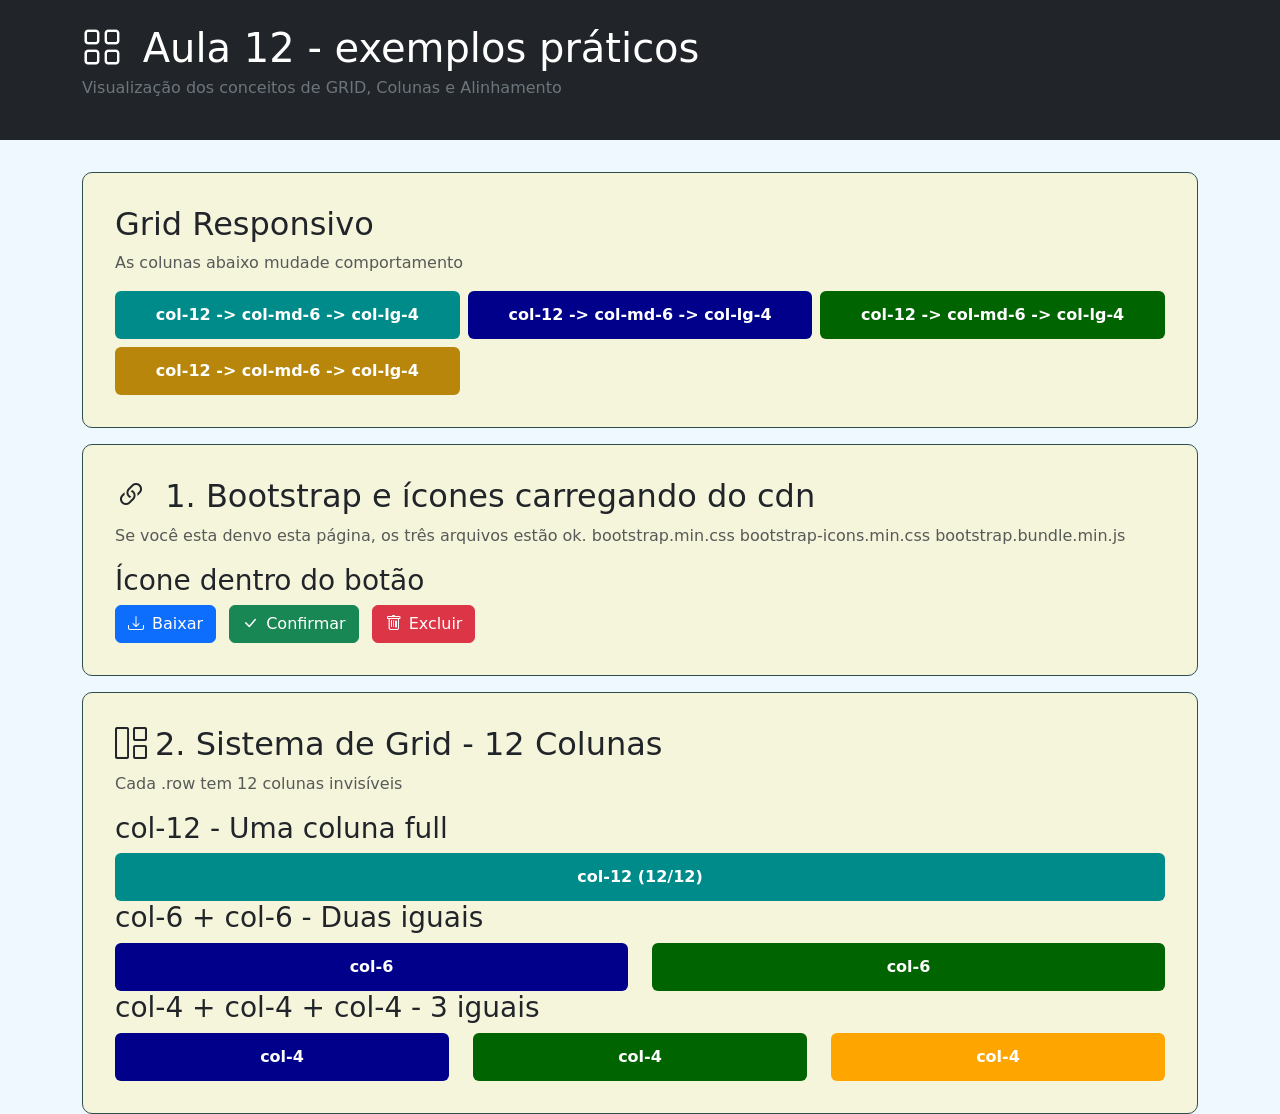
<file: Gabriell de araujo silva/bootstrap/index.html>
<!doctype html>
<html lang="en">
  <head>
    <meta charset="UTF-8" />
    <meta name="viewport" content="width=device-width, initial-scale=1.0" />
    <title>Aula 12</title>
    <!-- 1. Bootstrap CSS — deve vir no <head> -->
    <link
      rel="stylesheet"
      href="https://cdn.jsdelivr.net/npm/bootstrap@5.3.3/dist/css/bootstrap.min.css"
    />

    <!-- 2. Bootstrap Icons CSS — também no <head> -->
    <link
      rel="stylesheet"
      href="https://cdn.jsdelivr.net/npm/bootstrap-icons@1.11.3/font/bootstrap-icons.min.css"
    />
    <style>
      body {
        background-color: aliceblue;
      }

      .titulo-pagina {
        background-color: #212529;
        color: white;
        padding: 24px 32px;
        margin-bottom: 32px;
      }

      .secao {
        background-color: beige;
        border-radius: 10px;
        border: 1px solid darkslategray;
        padding: 32px;
      }

      .bloco {
        background-color: darkcyan;
        color: white;
        border-radius: 6px;
        padding: 12px 8px;
        text-align: center;
        font-weight: 600;
      }

      .bloco-azul {
        background-color: darkblue;
      }
      .bloco-verde {
        background-color: darkgreen;
      }
      .bloco-roxo {
        background-color: darkviolet;
      }
      .bloco-laranja {
        background-color: orange;
      }
      .bloco-rosa {
        background-color: darkmagenta;
      }
      .bloco-cinza {
        background-color: darkgrey;
      }
      .bloco-teal {
        background-color: teal;
      }
      .bloco-amarelo {
        background-color: darkgoldenrod;
      }
    </style>
  </head>
  <body>
    <div class="titulo-pagina">
      <div class="container">
        <h1 class="mb-1">
          <i class="bi bi-grid me-2"></i>
          Aula 12 - exemplos práticos
        </h1>
        <p class="text-secondary">
          Visualização dos conceitos de GRID, Colunas e Alinhamento
        </p>
      </div>
    </div>

    <div class="container">
      <div class="secao mb-3">
        <h2>Grid Responsivo</h2>
        <p class="text-muted">As colunas abaixo mudade comportamento</p>

        <div class="row g-2">
          <div class="col-12 col-md-6 col-lg-4">
            <div class="bloco">col-12 -> col-md-6 -> col-lg-4</div>
          </div>
          <div class="col-12 col-md-6 col-lg-4">
            <div class="bloco bloco-azul">col-12 -> col-md-6 -> col-lg-4</div>
          </div>
          <div class="col-12 col-md-6 col-lg-4">
            <div class="bloco bloco-verde">col-12 -> col-md-6 -> col-lg-4</div>
          </div>
          <div class="col-12 col-md-6 col-lg-4">
            <div class="bloco bloco-amarelo">
              col-12 -> col-md-6 -> col-lg-4
            </div>
          </div>
        </div>
      </div>

      <div class="secao">
        <h2>
          <i class="bi bi-link-45deg me-2"></i> 1. Bootstrap e ícones carregando
          do cdn
        </h2>
        <p class="text-muted">
          Se você esta denvo esta página, os três arquivos estão ok.
          <span>
            bootstrap.min.css bootstrap-icons.min.css
            bootstrap.bundle.min.js</span
          >
        </p>

        <h3>Ícone dentro do botão</h3>
        <button class="btn btn-primary me-2">
          <i class="bi bi-download me-2"></i>Baixar
        </button>
        <button class="btn btn-success me-2">
          <i class="bi bi-check-lg me-2"></i>Confirmar
        </button>
        <button class="btn btn-danger me-2">
          <i class="bi bi-trash me-2"></i>Excluir
        </button>
      </div>

      <div class="secao mt-3">
        <h2>
          <i class="bi bi-grid-1x2 me-2"></i>2. Sistema de Grid - 12 Colunas
        </h2>
        <p class="text-muted">Cada .row tem 12 colunas invisíveis</p>

        <h3>col-12 - Uma coluna full</h3>
        <div class="row">
          <div class="col-12">
            <div class="bloco">col-12 (12/12)</div>
          </div>
        </div>

        <h3>col-6 + col-6 - Duas iguais</h3>
        <div class="row">
          <div class="col-6"><div class="bloco bloco-azul">col-6</div></div>
          <div class="col-6"><div class="bloco bloco-verde">col-6</div></div>
        </div>

        <h3>col-4 + col-4 + col-4 - 3 iguais</h3>
        <div class="row">
          <div class="col-4"><div class="bloco bloco-azul">col-4</div></div>
          <div class="col-4"><div class="bloco bloco-verde">col-4</div></div>
          <div class="col-4"><div class="bloco bloco-laranja">col-4</div></div>
        </div>
      </div>
    </div>

    <script src="https://cdn.jsdelivr.net/npm/bootstrap@5.3.3/dist/js/bootstrap.bundle.min.js"></script>
  </body>
</html>
</file>
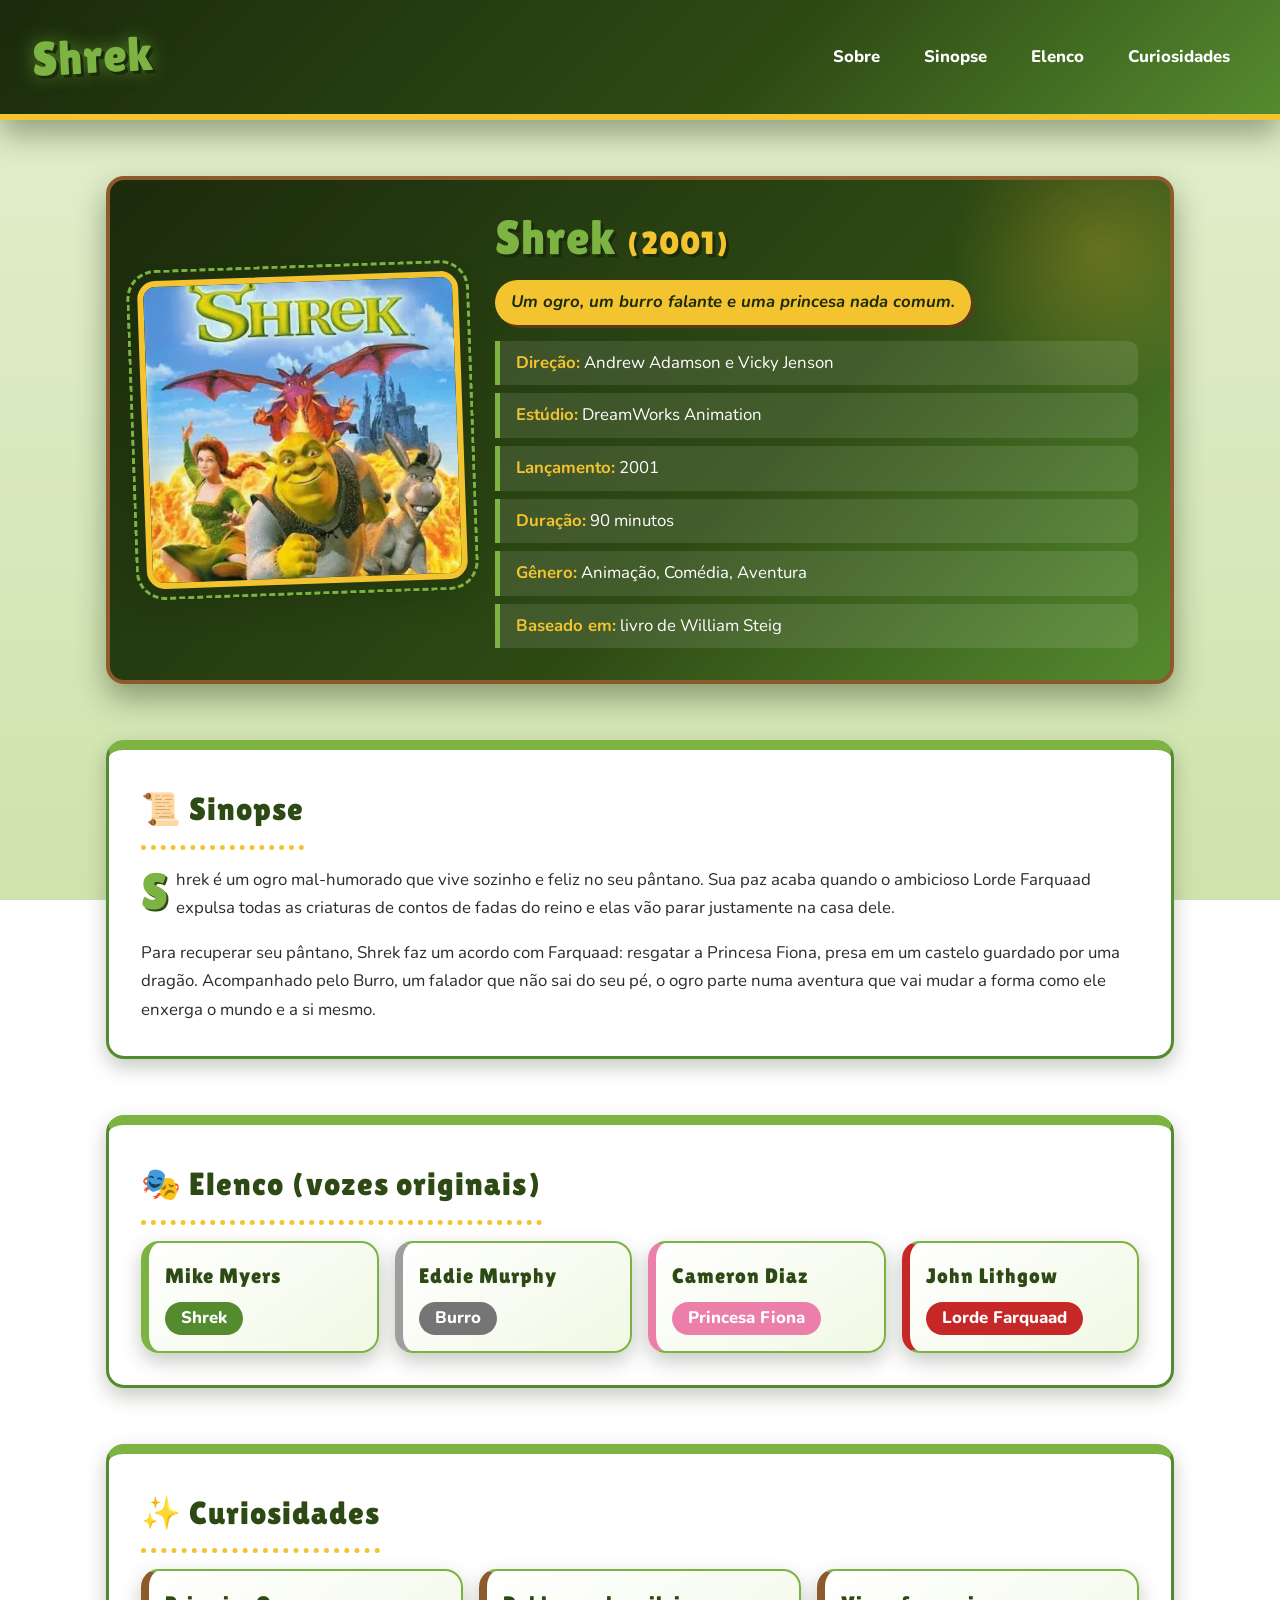
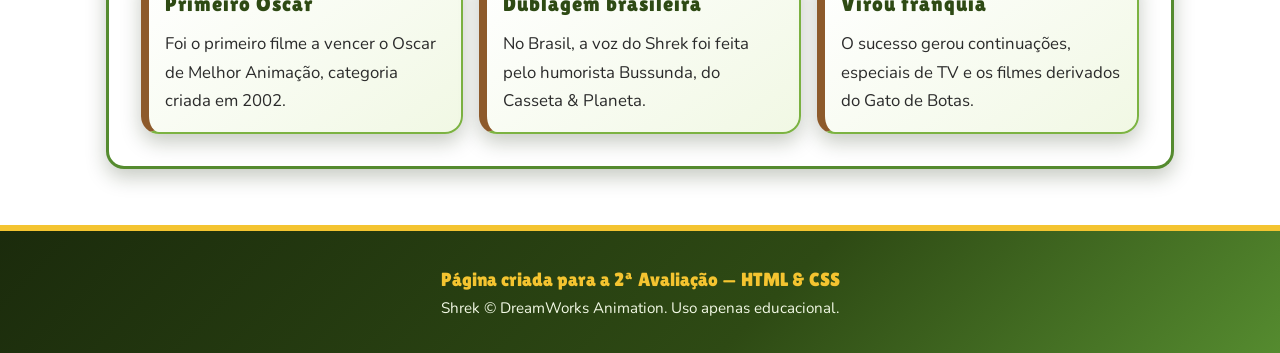
<file: Gustavo Rodrigues/atividade-filme/index.html>
<!DOCTYPE html>
<html lang="pt-BR">
<head>
    <meta charset="UTF-8">
    <meta name="viewport" content="width=device-width, initial-scale=1.0">
    <title>Shrek (2001) | Página do Filme</title>
    <link rel="stylesheet" href="estilo.css">
</head>
<body>

    <header class="cabecalho">
        <h1 class="logo">Shrek</h1>
        <nav class="menu">
            <ul>
                <li><a href="#sobre">Sobre</a></li>
                <li><a href="#sinopse">Sinopse</a></li>
                <li><a href="#elenco">Elenco</a></li>
                <li><a href="#curiosidades">Curiosidades</a></li>
            </ul>
        </nav>
    </header>

    <main>

        <section id="sobre" class="destaque">
            <figure class="capa">
                <img src="capa-shrek.jpg" alt="Capa do filme Shrek, de 2001">
            </figure>

            <article class="ficha">
                <h2>Shrek <span>(2001)</span></h2>
                <p class="slogan">Um ogro, um burro falante e uma princesa nada comum.</p>
                <ul class="ficha-lista">
                    <li><strong>Direção:</strong> Andrew Adamson e Vicky Jenson</li>
                    <li><strong>Estúdio:</strong> DreamWorks Animation</li>
                    <li><strong>Lançamento:</strong> 2001</li>
                    <li><strong>Duração:</strong> 90 minutos</li>
                    <li><strong>Gênero:</strong> Animação, Comédia, Aventura</li>
                    <li><strong>Baseado em:</strong> livro de William Steig</li>
                </ul>
            </article>
        </section>

        <section id="sinopse" class="bloco">
            <h2>Sinopse</h2>
            <p>
                Shrek é um ogro mal-humorado que vive sozinho e feliz no seu pântano.
                Sua paz acaba quando o ambicioso Lorde Farquaad expulsa todas as criaturas
                de contos de fadas do reino e elas vão parar justamente na casa dele.
            </p>
            <p>
                Para recuperar seu pântano, Shrek faz um acordo com Farquaad: resgatar a
                Princesa Fiona, presa em um castelo guardado por uma dragão. Acompanhado pelo
                Burro, um falador que não sai do seu pé, o ogro parte numa aventura que vai
                mudar a forma como ele enxerga o mundo e a si mesmo.
            </p>
        </section>

        <section id="elenco" class="bloco">
            <h2>Elenco (vozes originais)</h2>
            <div class="grade-elenco">
                <article class="cartao">
                    <h3>Mike Myers</h3>
                    <p>Shrek</p>
                </article>
                <article class="cartao">
                    <h3>Eddie Murphy</h3>
                    <p>Burro</p>
                </article>
                <article class="cartao">
                    <h3>Cameron Diaz</h3>
                    <p>Princesa Fiona</p>
                </article>
                <article class="cartao">
                    <h3>John Lithgow</h3>
                    <p>Lorde Farquaad</p>
                </article>
            </div>
        </section>

        <section id="curiosidades" class="bloco">
            <h2>Curiosidades</h2>
            <div class="grade-curiosidades">
                <article class="cartao">
                    <h3>Primeiro Oscar</h3>
                    <p>Foi o primeiro filme a vencer o Oscar de Melhor Animação, categoria criada em 2002.</p>
                </article>
                <article class="cartao">
                    <h3>Dublagem brasileira</h3>
                    <p>No Brasil, a voz do Shrek foi feita pelo humorista Bussunda, do Casseta &amp; Planeta.</p>
                </article>
                <article class="cartao">
                    <h3>Virou franquia</h3>
                    <p>O sucesso gerou continuações, especiais de TV e os filmes derivados do Gato de Botas.</p>
                </article>
            </div>
        </section>

    </main>

    <footer class="rodape">
        <p>Página criada para a 2ª Avaliação — HTML &amp; CSS</p>
        <p>Shrek © DreamWorks Animation. Uso apenas educacional.</p>
    </footer>

</body>
</html>
</file>
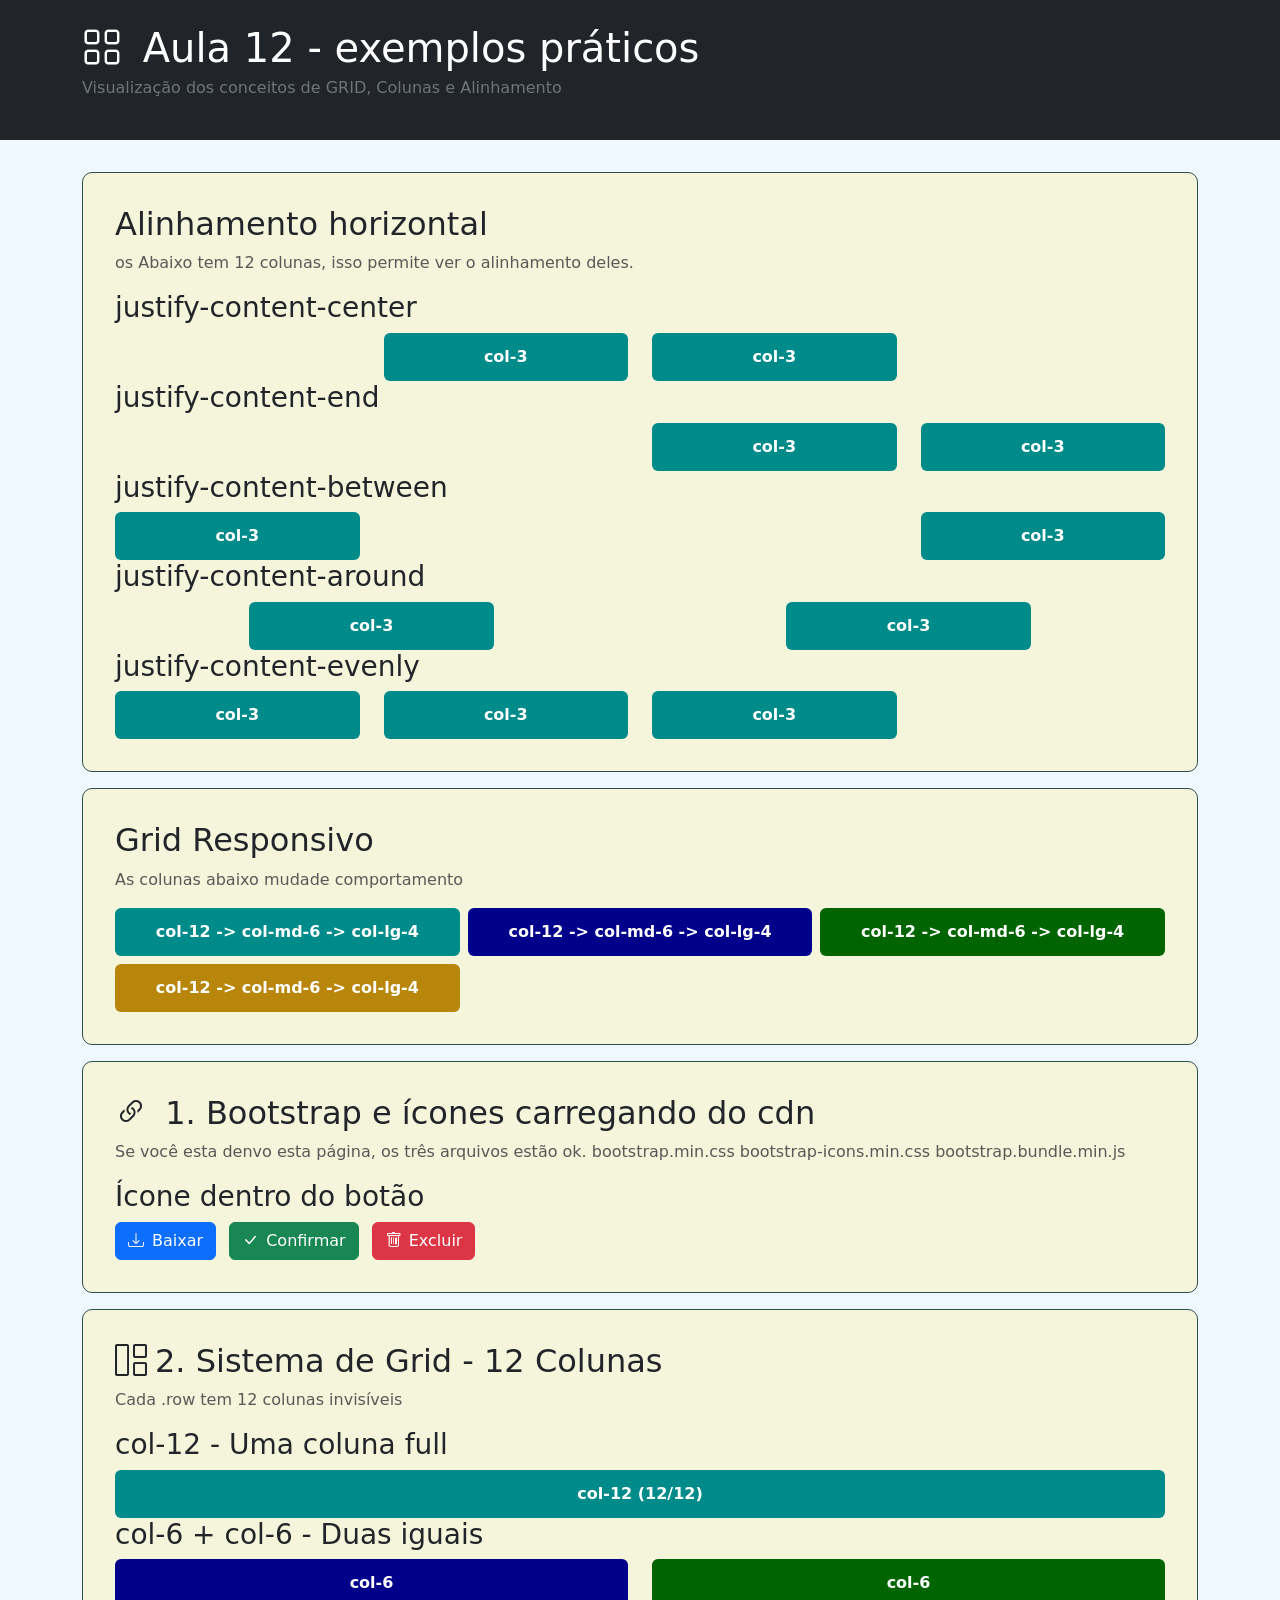
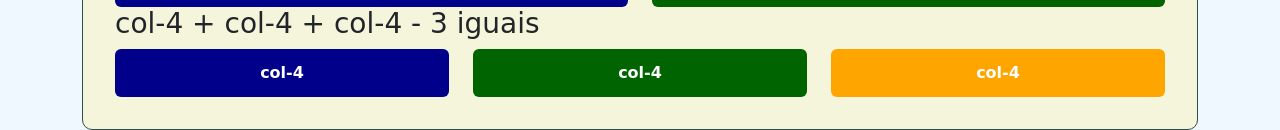
<file: Gustavo Rodrigues/bootstrap/index.html>
<!doctype html>
<html lang="en">
  <head>
    <meta charset="UTF-8" />
    <meta name="viewport" content="width=device-width, initial-scale=1.0" />
    <title>Aula 12</title>
    <!-- 1. Bootstrap CSS — deve vir no <head> -->
    <link
      rel="stylesheet"
      href="https://cdn.jsdelivr.net/npm/bootstrap@5.3.3/dist/css/bootstrap.min.css"
    />

    <!-- 2. Bootstrap Icons CSS — também no <head> -->
    <link
      rel="stylesheet"
      href="https://cdn.jsdelivr.net/npm/bootstrap-icons@1.11.3/font/bootstrap-icons.min.css"
    />
    <style>
      body {
        background-color: aliceblue;
      }

      .titulo-pagina {
        background-color: #212529;
        color: white;
        padding: 24px 32px;
        margin-bottom: 32px;
      }

      .secao {
        background-color: beige;
        border-radius: 10px;
        border: 1px solid darkslategray;
        padding: 32px;
      }

      .bloco {
        background-color: darkcyan;
        color: white;
        border-radius: 6px;
        padding: 12px 8px;
        text-align: center;
        font-weight: 600;
      }

      .bloco-azul {
        background-color: darkblue;
      }
      .bloco-verde {
        background-color: darkgreen;
      }
      .bloco-roxo {
        background-color: darkviolet;
      }
      .bloco-laranja {
        background-color: orange;
      }
      .bloco-rosa {
        background-color: darkmagenta;
      }
      .bloco-cinza {
        background-color: darkgrey;
      }
      .bloco-teal {
        background-color: teal;
      }
      .bloco-amarelo {
        background-color: darkgoldenrod;
      }
    </style>
  </head>
  <body>
    <div class="titulo-pagina">
      <div class="container">
        <h1 class="mb-1">
          <i class="bi bi-grid me-2"></i>
          Aula 12 - exemplos práticos
        </h1>
        <p class="text-secondary">
          Visualização dos conceitos de GRID, Colunas e Alinhamento
        </p>
      </div>
    </div>

    <div class="container">
      <div class="secao mb-3">
        <h2>Alinhamento horizontal</h2>
        <p class="text-muted">
          os Abaixo tem 12 colunas, isso permite ver o alinhamento deles.
        </p>
        <h3>justify-content-center</h3>
        <div class="row justify-content-center">
          <div class="col-3">
            <div class="bloco">col-3</div>
          </div>
          <div class="col-3">
            <div class="bloco">col-3</div>
          </div>
        </div>
        <h3>justify-content-end</h3>
        <div class="row justify-content-end">
          <div class="col-3">
            <div class="bloco">col-3</div>
          </div>
          <div class="col-3">
            <div class="bloco">col-3</div>
          </div>
        </div>
        <h3>justify-content-between</h3>
        <div class="row justify-content-between">
          <div class="col-3">
            <div class="bloco">col-3</div>
          </div>
          <div class="col-3">
            <div class="bloco">col-3</div>
          </div>
        </div>
        <h3>justify-content-around</h3>
        <div class="row justify-content-around">
          <div class="col-3">
            <div class="bloco">col-3</div>
          </div>
          <div class="col-3">
            <div class="bloco">col-3</div>
          </div>
        </div>
        <h3>justify-content-evenly</h3>
        <div class="row justify-content-envely">
          <div class="col-3">
            <div class="bloco">col-3</div>
          </div>
          <div class="col-3">
            <div class="bloco">col-3</div>
          </div>
          <div class="col-3">
            <div class="bloco">col-3</div>
          </div>
        </div>
      </div>

      <div class="secao mb-3">
        <h2>Grid Responsivo</h2>
        <p class="text-muted">As colunas abaixo mudade comportamento</p>

        <div class="row g-2">
          <div class="col-12 col-md-6 col-lg-4">
            <div class="bloco">col-12 -> col-md-6 -> col-lg-4</div>
          </div>
          <div class="col-12 col-md-6 col-lg-4">
            <div class="bloco bloco-azul">col-12 -> col-md-6 -> col-lg-4</div>
          </div>
          <div class="col-12 col-md-6 col-lg-4">
            <div class="bloco bloco-verde">col-12 -> col-md-6 -> col-lg-4</div>
          </div>
          <div class="col-12 col-md-6 col-lg-4">
            <div class="bloco bloco-amarelo">
              col-12 -> col-md-6 -> col-lg-4
            </div>
          </div>
        </div>
      </div>

      <div class="secao">
        <h2>
          <i class="bi bi-link-45deg me-2"></i> 1. Bootstrap e ícones carregando
          do cdn
        </h2>
        <p class="text-muted">
          Se você esta denvo esta página, os três arquivos estão ok.
          <span>
            bootstrap.min.css bootstrap-icons.min.css
            bootstrap.bundle.min.js</span
          >
        </p>

        <h3>Ícone dentro do botão</h3>
        <button class="btn btn-primary me-2">
          <i class="bi bi-download me-2"></i>Baixar
        </button>
        <button class="btn btn-success me-2">
          <i class="bi bi-check-lg me-2"></i>Confirmar
        </button>
        <button class="btn btn-danger me-2">
          <i class="bi bi-trash me-2"></i>Excluir
        </button>
      </div>

      <div class="secao mt-3">
        <h2>
          <i class="bi bi-grid-1x2 me-2"></i>2. Sistema de Grid - 12 Colunas
        </h2>
        <p class="text-muted">Cada .row tem 12 colunas invisíveis</p>

        <h3>col-12 - Uma coluna full</h3>
        <div class="row">
          <div class="col-12">
            <div class="bloco">col-12 (12/12)</div>
          </div>
        </div>

        <h3>col-6 + col-6 - Duas iguais</h3>
        <div class="row">
          <div class="col-6"><div class="bloco bloco-azul">col-6</div></div>
          <div class="col-6"><div class="bloco bloco-verde">col-6</div></div>
        </div>

        <h3>col-4 + col-4 + col-4 - 3 iguais</h3>
        <div class="row">
          <div class="col-4"><div class="bloco bloco-azul">col-4</div></div>
          <div class="col-4"><div class="bloco bloco-verde">col-4</div></div>
          <div class="col-4"><div class="bloco bloco-laranja">col-4</div></div>
        </div>
      </div>
    </div>

    <script src="https://cdn.jsdelivr.net/npm/bootstrap@5.3.3/dist/js/bootstrap.bundle.min.js"></script>
  </body>
</html>
</file>
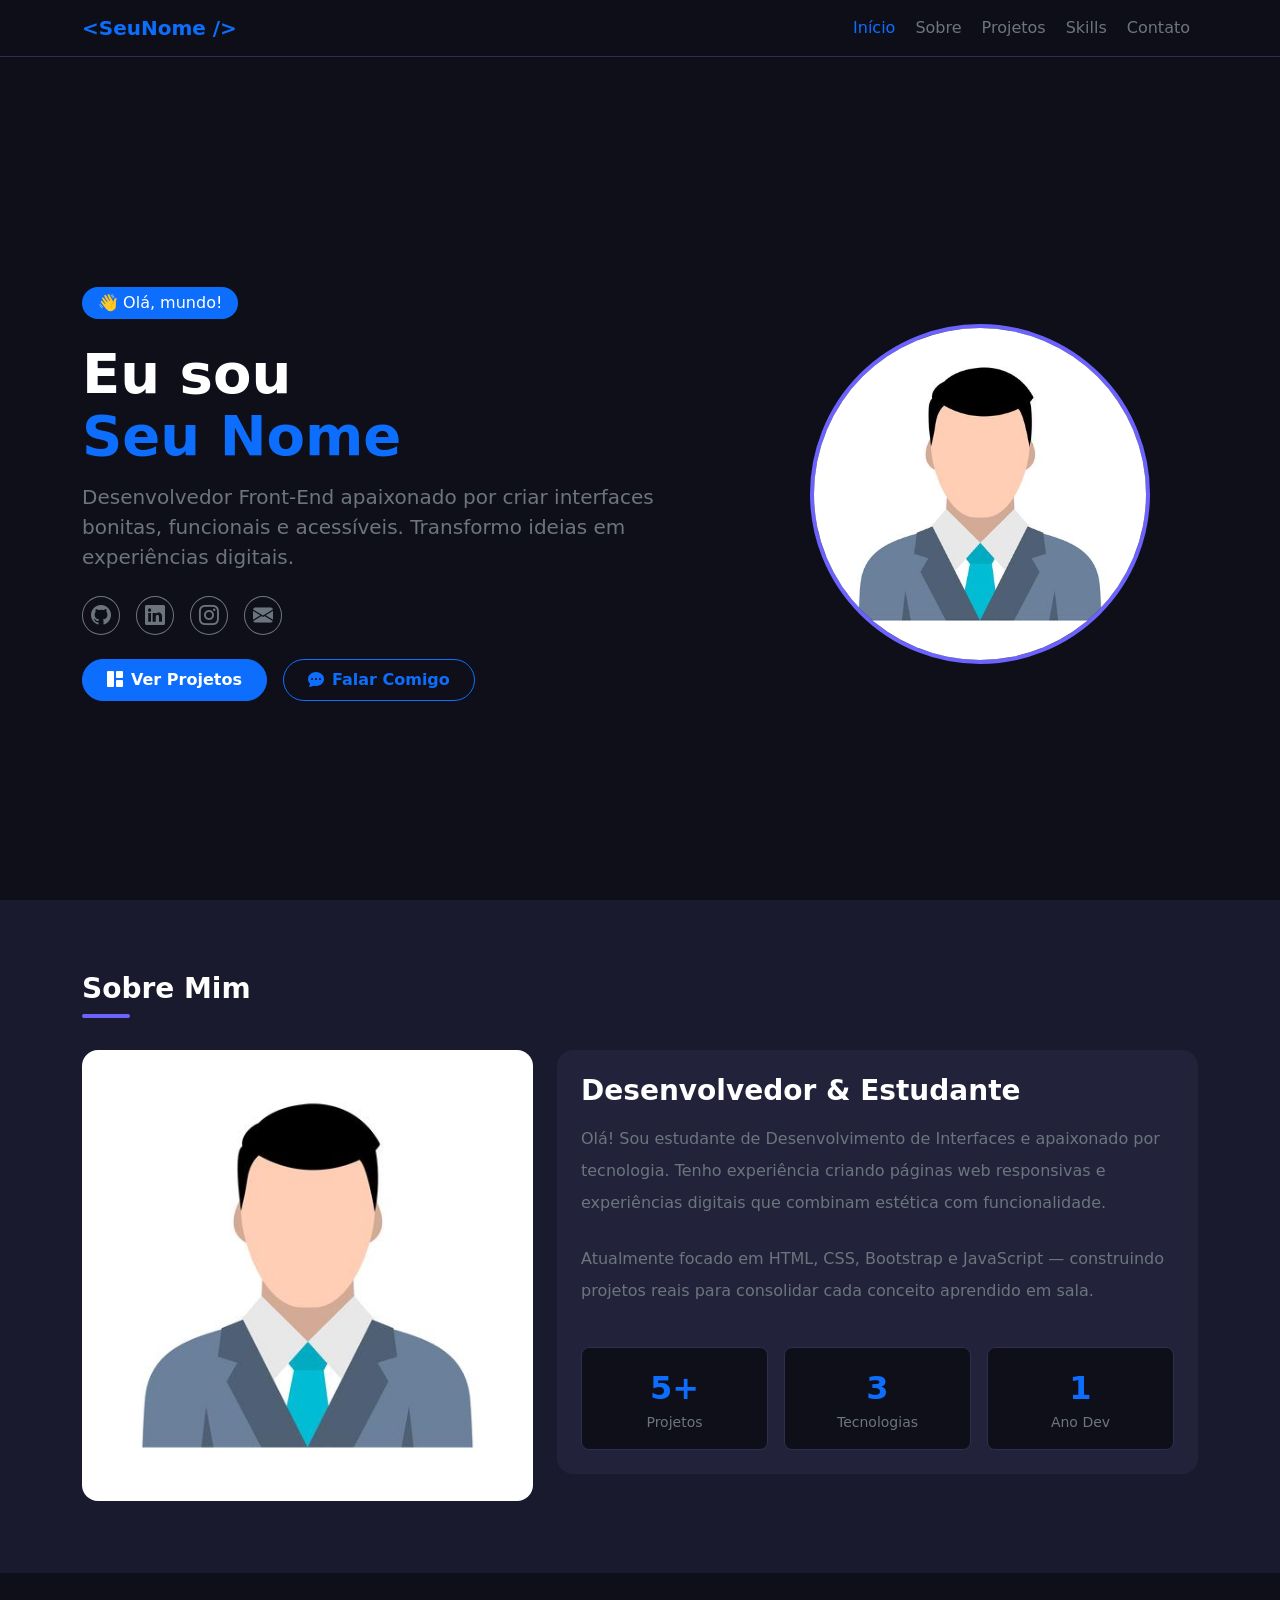
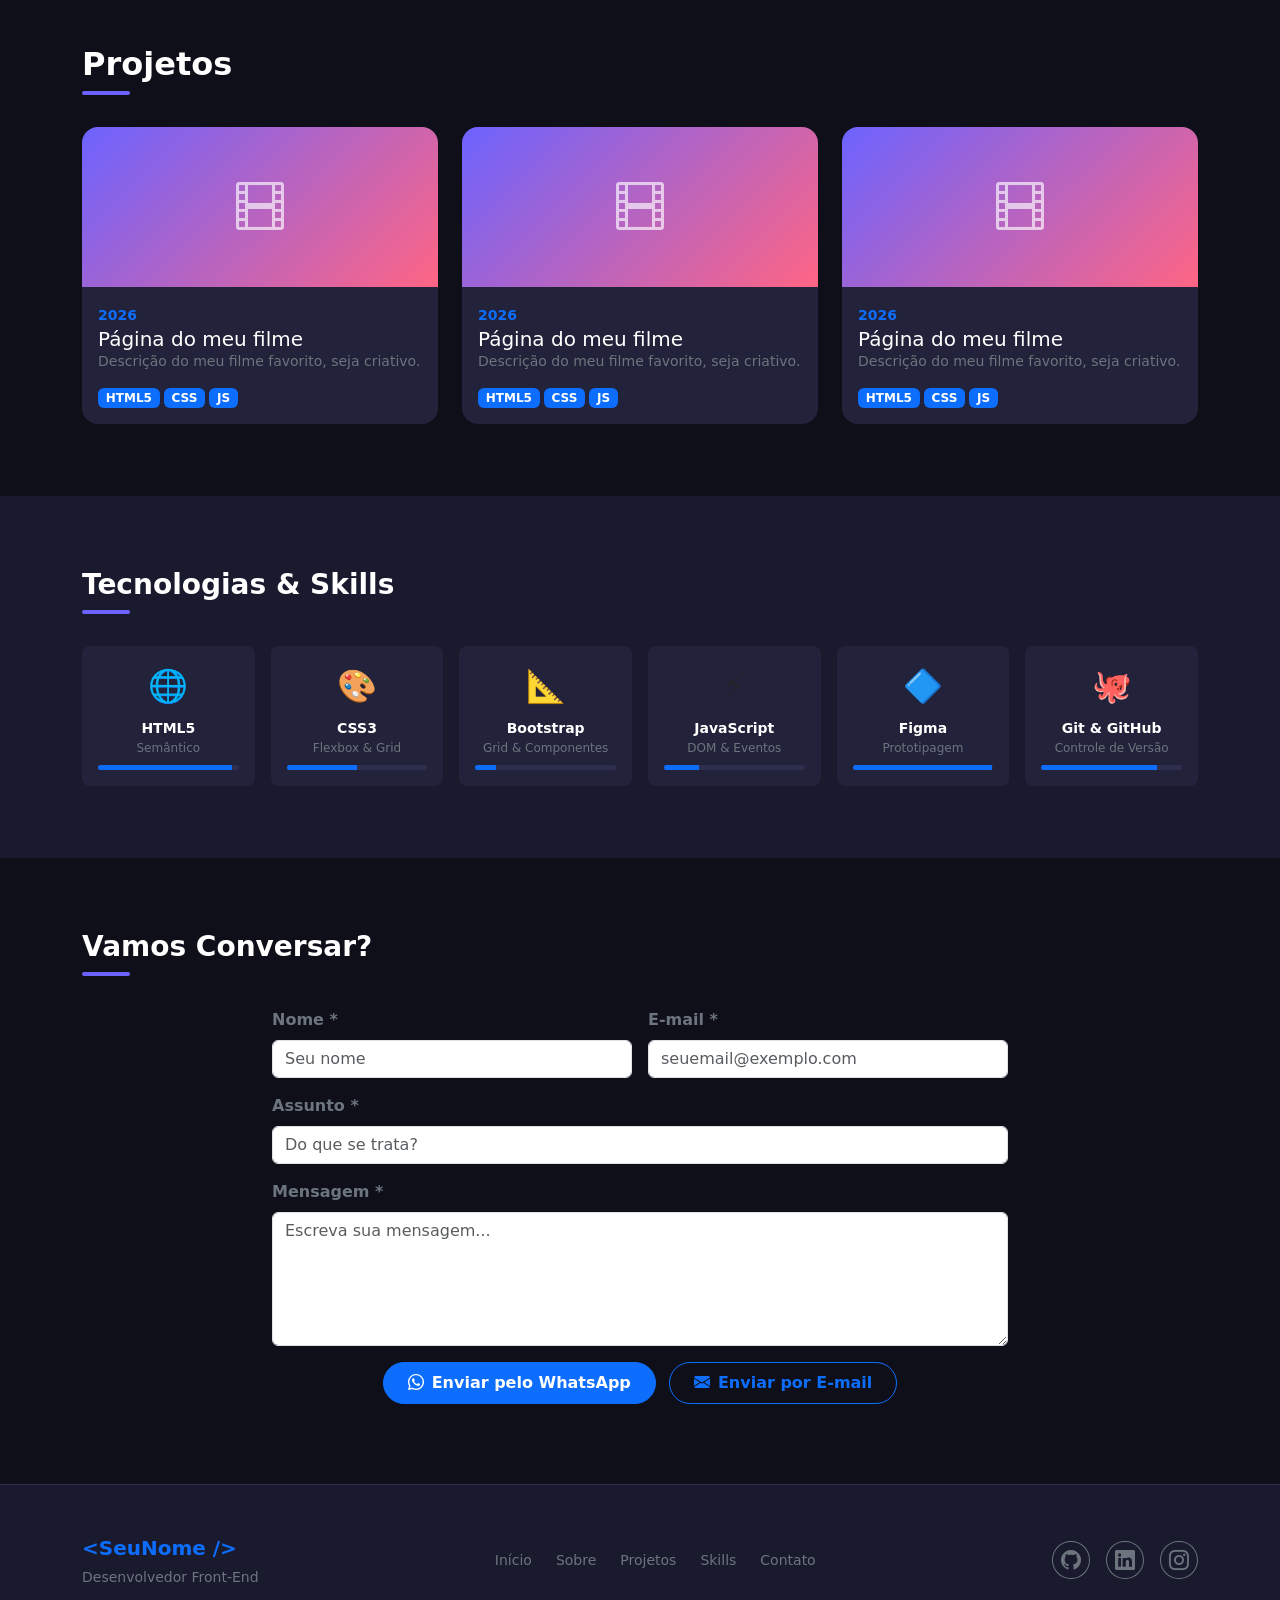
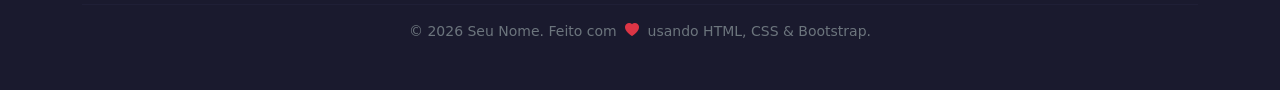
<file: Professor/Projeto Final/index.html>
<!doctype html>
<html lang="pt-BR">
  <head>
    <meta charset="UTF-8" />
    <meta name="viewport" content="width=device-width, initial-scale=1.0" />
    <title>Portfólio — Seu Nome</title>

    <!-- Bootstrap 5 CSS -->
    <link
      rel="stylesheet"
      href="https://cdn.jsdelivr.net/npm/bootstrap@5.3.3/dist/css/bootstrap.min.css"
    />
    <!-- Bootstrap Icons -->
    <link
      rel="stylesheet"
      href="https://cdn.jsdelivr.net/npm/bootstrap-icons@1.11.3/font/bootstrap-icons.min.css"
    />
    <!-- Nosso CSS customizado (sempre DEPOIS do Bootstrap) -->
    <link rel="stylesheet" href="estilo.css" />
  </head>
  <body>
    <!-- ══════════════════════════════════════════════════════
       NAVBAR
  ══════════════════════════════════════════════════════ -->
    <nav class="navbar navbar-expand-lg navbar-portfolio fixed-top">
      <div class="container">
        <a class="navbar-brand fw-bold fs-5 text-primary" href="#inicio">
          &lt;SeuNome /&gt;
        </a>

        <!-- Botão hamburguer — aparece só no mobile -->
        <button
          class="navbar-toggler border-0"
          type="button"
          data-bs-toggle="collapse"
          data-bs-target="#menu"
          aria-controls="menu"
          aria-expanded="false"
          aria-label="Menu"
        >
          <i class="bi bi-list text-white fs-4"></i>
        </button>

        <!-- Links — colapsam no mobile -->
        <div class="collapse navbar-collapse" id="menu">
          <ul class="navbar-nav ms-auto gap-1">
            <li class="nav-item">
              <a class="nav-link active text-primary" href="#inicio">Início</a>
            </li>
            <li class="nav-item">
              <a class="nav-link text-secondary" href="#sobre">Sobre</a>
            </li>
            <li class="nav-item">
              <a class="nav-link text-secondary" href="#projetos">Projetos</a>
            </li>
            <li class="nav-item">
              <a class="nav-link text-secondary" href="#skills">Skills</a>
            </li>
            <li class="nav-item">
              <a class="nav-link text-secondary" href="#contato">Contato</a>
            </li>
          </ul>
        </div>
      </div>
    </nav>

    <!-- ══════════════════════════════════════════════════════
       HERO — APRESENTAÇÃO
  ══════════════════════════════════════════════════════ -->
    <section class="hero" id="inicio">
      <div class="container">
        <div class="row align-items-center g-5">
          <!-- Coluna de texto -->
          <div class="col-12 col-lg-7 order-2 order-lg-1">
            <!-- Badge de saudação (componente Badge do Bootstrap) -->
            <span
              class="badge rounded-pill text-bg-primary mb-3 fs-6 fw-normal px-3 py-2"
            >
              👋 Olá, mundo!
            </span>

            <h1 class="hero-nome text-white mt-2">
              Eu sou<br />
              <span class="text-primary">Seu Nome</span>
            </h1>

            <p class="lead text-secondary mt-3">
              Desenvolvedor Front-End apaixonado por criar interfaces bonitas,
              funcionais e acessíveis. Transformo ideias em experiências
              digitais.
            </p>

            <!-- Redes sociais — botões circulares do Bootstrap -->
            <div class="d-flex gap-3 mt-4">
              <a
                href="https://github.com/seunome"
                target="_blank"
                class="btn btn-outline-secondary rounded-circle p-2 lh-1"
                title="GitHub"
              >
                <i class="bi bi-github fs-5"></i>
              </a>
              <a
                href="https://linkedin.com/in/seunome"
                target="_blank"
                class="btn btn-outline-secondary rounded-circle p-2 lh-1"
                title="LinkedIn"
              >
                <i class="bi bi-linkedin fs-5"></i>
              </a>
              <a
                href="https://instagram.com/seunome"
                target="_blank"
                class="btn btn-outline-secondary rounded-circle p-2 lh-1"
                title="Instagram"
              >
                <i class="bi bi-instagram fs-5"></i>
              </a>
              <a
                href="mailto:seuemail@email.com"
                class="btn btn-outline-secondary rounded-circle p-2 lh-1"
                title="E-mail"
              >
                <i class="bi bi-envelope-fill fs-5"></i>
              </a>
            </div>

            <!-- Botões de ação — btn-primary e btn-outline-primary do Bootstrap -->
            <div class="d-flex flex-wrap gap-3 mt-4">
              <a
                href="#projetos"
                class="btn btn-primary rounded-pill px-4 py-2 fw-bold"
              >
                <i class="bi bi-grid-1x2-fill me-2"></i>Ver Projetos
              </a>
              <a
                href="#contato"
                class="btn btn-outline-primary rounded-pill px-4 py-2 fw-bold"
              >
                <i class="bi bi-chat-dots-fill me-2"></i>Falar Comigo
              </a>
            </div>
          </div>

          <!-- Coluna da foto -->
          <div class="col-12 col-lg-5 order-1 order-lg-2 text-center">
            <!--
            Troque o src pela URL da sua foto (ex: src="foto.jpg")
            Use uma imagem quadrada para ficar redonda corretamente
          -->
            <img
              src="assets/img/user.jpg"
              alt="Foto de perfil"
              class="foto-perfil mx-auto"
            />
          </div>
        </div>
      </div>
    </section>

    <!-- ══════════════════════════════════════════════════════
       SOBRE MIM
  ══════════════════════════════════════════════════════ -->
    <section
      class="py-5"
      style="background-color: var(--superficie)"
      id="sobre"
    >
      <div class="container py-4">
        <h2 class="titulo-secao fw-bold text-white fs-3">Sobre Mim</h2>

        <div class="row g-4 align-items-start">
          <!-- Foto -->
          <div class="col-12 col-md-5">
            <img
              src="assets/img/user.jpg"
              alt="Sobre mim"
              class="img-fluid rounded-4 w-100"
            />
          </div>

          <!-- Card de texto + stats -->
          <div class="col-12 col-md-7">
            <div
              class="card border-0 rounded-4 p-4"
              style="background-color: var(--superficie-alta)"
            >
              <h3 class="fw-bold text-white mb-3">Desenvolvedor & Estudante</h3>

              <p class="text-secondary lh-lg">
                Olá! Sou estudante de Desenvolvimento de Interfaces e apaixonado
                por tecnologia. Tenho experiência criando páginas web
                responsivas e experiências digitais que combinam estética com
                funcionalidade.
              </p>
              <p class="text-secondary lh-lg mt-2">
                Atualmente focado em HTML, CSS, Bootstrap e JavaScript —
                construindo projetos reais para consolidar cada conceito
                aprendido em sala.
              </p>

              <div class="row g-3 mt-2">
                <div class="col-4">
                  <div
                    class="card text-center border rounded-3 p-3"
                    style="
                      background-color: var(--fundo);
                      border-color: var(--borda) !important;
                    "
                  >
                    <div class="fs-2 fw-bold text-primary">5+</div>
                    <small class="text-secondary">Projetos</small>
                  </div>
                </div>
                <div class="col-4">
                  <div
                    class="card text-center border rounded-3 p-3"
                    style="
                      background-color: var(--fundo);
                      border-color: var(--borda) !important;
                    "
                  >
                    <div class="fs-2 fw-bold text-primary">3</div>
                    <small class="text-secondary">Tecnologias</small>
                  </div>
                </div>
                <div class="col-4">
                  <div
                    class="card text-center border rounded-3 p-3"
                    style="
                      background-color: var(--fundo);
                      border-color: var(--borda) !important;
                    "
                  >
                    <div class="fs-2 fw-bold text-primary">1</div>
                    <small class="text-secondary">Ano Dev</small>
                  </div>
                </div>
              </div>
            </div>
          </div>
        </div>
      </div>
    </section>

    <!-- ══════════════════════════════════════════════════════
       PROJETOS
  ══════════════════════════════════════════════════════ -->
    <section class="py-5" style="background-color: var(--fundo)" id="projetos">
      <div class="container py-4">
        <h2 class="titulo-secao fw-bold text-white">Projetos</h2>

        <div class="row g-4">
          <!--Inicio do Card-->
          <div class="col-12 col-sm-6 col-lg-4">
            <div
              class="card h-100 border-0 rounded-4 overflow-hidden"
              style="background-color: var(--superficie-alta)"
            >
              <div class="card-topo">
                <i class="bi bi-film"></i>
              </div>
              <div class="card-body flex-wrap flex-column gap-2">
                <small class="text-primary fw-bold text-uppercase">2026</small>
                <h5 class="card-title text-white mb-0">Página do meu filme</h5>
                <p class="card-text text-secondary small flex-grow-1">
                  Descrição do meu filme favorito, seja criativo.
                </p>
                <div class="d-flex flex-wrap gap-1">
                  <span class="badge text-bg-primary">HTML5</span>
                  <span class="badge text-bg-primary">CSS</span>
                  <span class="badge text-bg-primary">JS</span>
                </div>
              </div>
            </div>
          </div>
          <!--Fim do Card-->
          <!--Inicio do Card-->
          <div class="col-12 col-sm-6 col-lg-4">
            <div
              class="card h-100 border-0 rounded-4 overflow-hidden"
              style="background-color: var(--superficie-alta)"
            >
              <div class="card-topo">
                <i class="bi bi-film"></i>
              </div>
              <div class="card-body flex-wrap flex-column gap-2">
                <small class="text-primary fw-bold text-uppercase">2026</small>
                <h5 class="card-title text-white mb-0">Página do meu filme</h5>
                <p class="card-text text-secondary small flex-grow-1">
                  Descrição do meu filme favorito, seja criativo.
                </p>
                <div class="d-flex flex-wrap gap-1">
                  <span class="badge text-bg-primary">HTML5</span>
                  <span class="badge text-bg-primary">CSS</span>
                  <span class="badge text-bg-primary">JS</span>
                </div>
              </div>
            </div>
          </div>
          <!--Fim do Card-->
          <!--Inicio do Card-->
          <div class="col-12 col-sm-6 col-lg-4">
            <div
              class="card h-100 border-0 rounded-4 overflow-hidden"
              style="background-color: var(--superficie-alta)"
            >
              <div class="card-topo">
                <i class="bi bi-film"></i>
              </div>
              <div class="card-body flex-wrap flex-column gap-2">
                <small class="text-primary fw-bold text-uppercase">2026</small>
                <h5 class="card-title text-white mb-0">Página do meu filme</h5>
                <p class="card-text text-secondary small flex-grow-1">
                  Descrição do meu filme favorito, seja criativo.
                </p>
                <div class="d-flex flex-wrap gap-1">
                  <span class="badge text-bg-primary">HTML5</span>
                  <span class="badge text-bg-primary">CSS</span>
                  <span class="badge text-bg-primary">JS</span>
                </div>
              </div>
            </div>
          </div>
          <!--Fim do Card-->
        </div>
      </div>
    </section>

    <!-- ══════════════════════════════════════════════════════
       SKILLS
  ══════════════════════════════════════════════════════ -->
    <section
      class="py-5"
      style="background-color: var(--superficie)"
      id="skills"
    >
      <div class="container py-4">
        <h2 class="titulo-secao fw-bold text-white fs-3">
          Tecnologias & Skills
        </h2>

        <div class="row g-3">
          <div class="col-6 col-md-4 col-lg-2">
            <div
              class="card text-center border-0 rounded-3 p-3"
              style="background-color: var(--superficie-alta)"
            >
              <div class="fs-2 mb-2">🌐</div>
              <div class="fw-semibold text-white small">HTML5</div>
              <div class="text-secondary" style="font-size: 0.75rem">
                Semântico
              </div>
              <!-- Progress Bar nativo do Bootstrap -->
              <div
                class="progress mt-2"
                style="height: 5px; background-color: var(--borda)"
              >
                <div class="progress-bar bg-primary" style="width: 95%"></div>
              </div>
            </div>
          </div>

          <div class="col-6 col-md-4 col-lg-2">
            <div
              class="card text-center border-0 rounded-3 p-3"
              style="background-color: var(--superficie-alta)"
            >
              <div class="fs-2 mb-2">🎨</div>
              <div class="fw-semibold text-white small">CSS3</div>
              <div class="text-secondary" style="font-size: 0.75rem">
                Flexbox & Grid
              </div>
              <div
                class="progress mt-2"
                style="height: 5px; background-color: var(--borda)"
              >
                <div class="progress-bar bg-primary" style="width: 50%"></div>
              </div>
            </div>
          </div>

          <div class="col-6 col-md-4 col-lg-2">
            <div
              class="card text-center border-0 rounded-3 p-3"
              style="background-color: var(--superficie-alta)"
            >
              <div class="fs-2 mb-2">📐</div>
              <div class="fw-semibold text-white small">Bootstrap</div>
              <div class="text-secondary" style="font-size: 0.75rem">
                Grid & Componentes
              </div>
              <div
                class="progress mt-2"
                style="height: 5px; background-color: var(--borda)"
              >
                <div class="progress-bar bg-primary" style="width: 15%"></div>
              </div>
            </div>
          </div>

          <div class="col-6 col-md-4 col-lg-2">
            <div
              class="card text-center border-0 rounded-3 p-3"
              style="background-color: var(--superficie-alta)"
            >
              <div class="fs-2 mb-2">⚡</div>
              <div class="fw-semibold text-white small">JavaScript</div>
              <div class="text-secondary" style="font-size: 0.75rem">
                DOM & Eventos
              </div>
              <div
                class="progress mt-2"
                style="height: 5px; background-color: var(--borda)"
              >
                <div class="progress-bar bg-primary" style="width: 25%"></div>
              </div>
            </div>
          </div>

          <div class="col-6 col-md-4 col-lg-2">
            <div
              class="card text-center border-0 rounded-3 p-3"
              style="background-color: var(--superficie-alta)"
            >
              <div class="fs-2 mb-2">🔷</div>
              <div class="fw-semibold text-white small">Figma</div>
              <div class="text-secondary" style="font-size: 0.75rem">
                Prototipagem
              </div>
              <div
                class="progress mt-2"
                style="height: 5px; background-color: var(--borda)"
              >
                <div class="progress-bar bg-primary" style="width: 99%"></div>
              </div>
            </div>
          </div>

          <div class="col-6 col-md-4 col-lg-2">
            <div
              class="card text-center border-0 rounded-3 p-3"
              style="background-color: var(--superficie-alta)"
            >
              <div class="fs-2 mb-2">🐙</div>
              <div class="fw-semibold text-white small">Git & GitHub</div>
              <div class="text-secondary" style="font-size: 0.75rem">
                Controle de Versão
              </div>
              <div
                class="progress mt-2"
                style="height: 5px; background-color: var(--borda)"
              >
                <div class="progress-bar bg-primary" style="width: 82%"></div>
              </div>
            </div>
          </div>
        </div>
      </div>
    </section>

    <!-- ══════════════════════════════════════════════════════
       FORMULÁRIO DE CONTATO
  ══════════════════════════════════════════════════════ -->
    <section class="py-5" style="background-color: var(--fundo)" id="contato">
      <div class="container py-4">
        <h2 class="titulo-secao fw-bold text-white fs-3">Vamos Conversar?</h2>

        <!-- Alert Bootstrap — aparece via JS quando há erros -->
        <div
          id="alerta-erro"
          class="alert alert-danger d-flex align-items-center gap-2 d-none"
          role="alert"
        >
          <i class="bi bi-exclamation-triangle-fill"></i>
          <span>Revise os campos destacados antes de enviar.</span>
        </div>

        <div class="row justify-content-center">
          <div class="col-12 col-lg-8">
            <form id="form-contato" novalidate>
              <div class="row g-3">
                <div class="col-12 col-md-6">
                  <label
                    for="campo-nome"
                    class="form-label text-secondary fw-semibold"
                    >Nome *</label
                  >
                  <input
                    type="text"
                    class="form-control"
                    id="campo-nome"
                    placeholder="Seu nome"
                  />
                  <div class="text-danger small d-none mt-1" id="erro-nome">
                    <i class="bi bi-x-circle"></i> Informe seu nome.
                  </div>
                </div>

                <div class="col-12 col-md-6">
                  <label
                    for="campo-email"
                    class="form-label text-secondary fw-semibold"
                    >E-mail *</label
                  >
                  <input
                    type="email"
                    class="form-control"
                    id="campo-email"
                    placeholder="seuemail@exemplo.com"
                  />
                  <div class="text-danger small d-none mt-1" id="erro-email">
                    <i class="bi bi-x-circle"></i> Informe um e-mail válido.
                  </div>
                </div>

                <div class="col-12">
                  <label
                    for="campo-assunto"
                    class="form-label text-secondary fw-semibold"
                    >Assunto *</label
                  >
                  <input
                    type="text"
                    class="form-control"
                    id="campo-assunto"
                    placeholder="Do que se trata?"
                  />
                  <div class="text-danger small d-none mt-1" id="erro-assunto">
                    <i class="bi bi-x-circle"></i> Informe o assunto.
                  </div>
                </div>

                <div class="col-12">
                  <label
                    for="campo-mensagem"
                    class="form-label text-secondary fw-semibold"
                    >Mensagem *</label
                  >
                  <textarea
                    class="form-control"
                    id="campo-mensagem"
                    rows="5"
                    placeholder="Escreva sua mensagem..."
                  ></textarea>
                  <div class="text-danger small d-none mt-1" id="erro-mensagem">
                    <i class="bi bi-x-circle"></i> Escreva sua mensagem (mínimo
                    10 caracteres).
                  </div>
                </div>

                <div class="col-12 text-center">
                  <button
                    type="button"
                    id="btn-whatsapp"
                    class="btn btn-primary rounded-pill px-4 py-2 fw-bold me-2 mb-2"
                  >
                    <i class="bi bi-whatsapp me-2"></i>Enviar pelo WhatsApp
                  </button>
                  <button
                    type="button"
                    id="btn-email"
                    class="btn btn-outline-primary rounded-pill px-4 py-2 fw-bold mb-2"
                  >
                    <i class="bi bi-envelope-fill me-2"></i>Enviar por E-mail
                  </button>
                </div>
              </div>
            </form>
          </div>
        </div>
      </div>
    </section>

    <!-- ══════════════════════════════════════════════════════
       FOOTER — utilitários Bootstrap + border-top
  ══════════════════════════════════════════════════════ -->
    <footer
      class="py-5 border-top"
      style="
        background-color: var(--superficie);
        border-color: var(--borda) !important;
      "
    >
      <div class="container">
        <div
          class="row align-items-center justify-content-between g-4 text-center text-md-start"
        >
          <div class="col-12 col-md-auto">
            <span class="fs-5 fw-bold text-primary">&lt;SeuNome /&gt;</span>
            <p class="text-secondary small mt-1 mb-0">
              Desenvolvedor Front-End
            </p>
          </div>

          <div class="col-12 col-md-auto">
            <ul
              class="list-unstyled d-flex flex-wrap justify-content-center gap-4 mb-0"
            >
              <li><a href="#inicio" class="text-secondary small">Início</a></li>
              <li><a href="#sobre" class="text-secondary small">Sobre</a></li>
              <li>
                <a href="#projetos" class="text-secondary small">Projetos</a>
              </li>
              <li><a href="#skills" class="text-secondary small">Skills</a></li>
              <li>
                <a href="#contato" class="text-secondary small">Contato</a>
              </li>
            </ul>
          </div>

          <div class="col-12 col-md-auto">
            <div class="d-flex justify-content-center gap-3">
              <a
                href="https://github.com/seunome"
                target="_blank"
                class="btn btn-outline-secondary rounded-circle p-2 lh-1"
              >
                <i class="bi bi-github fs-5"></i>
              </a>
              <a
                href="https://linkedin.com/in/seunome"
                target="_blank"
                class="btn btn-outline-secondary rounded-circle p-2 lh-1"
              >
                <i class="bi bi-linkedin fs-5"></i>
              </a>
              <a
                href="https://instagram.com/seunome"
                target="_blank"
                class="btn btn-outline-secondary rounded-circle p-2 lh-1"
              >
                <i class="bi bi-instagram fs-5"></i>
              </a>
            </div>
          </div>
        </div>

        <hr style="border-color: var(--borda)" />
        <p class="text-center text-secondary small mb-0">
          © 2026 Seu Nome. Feito com
          <i class="bi bi-heart-fill text-danger mx-1"></i> usando HTML, CSS &
          Bootstrap.
        </p>
      </div>
    </footer>

    <!-- Bootstrap JS -->
    <script src="https://cdn.jsdelivr.net/npm/bootstrap@5.3.3/dist/js/bootstrap.bundle.min.js"></script>

    <script src="script.js"></script>
  </body>
</html>
</file>
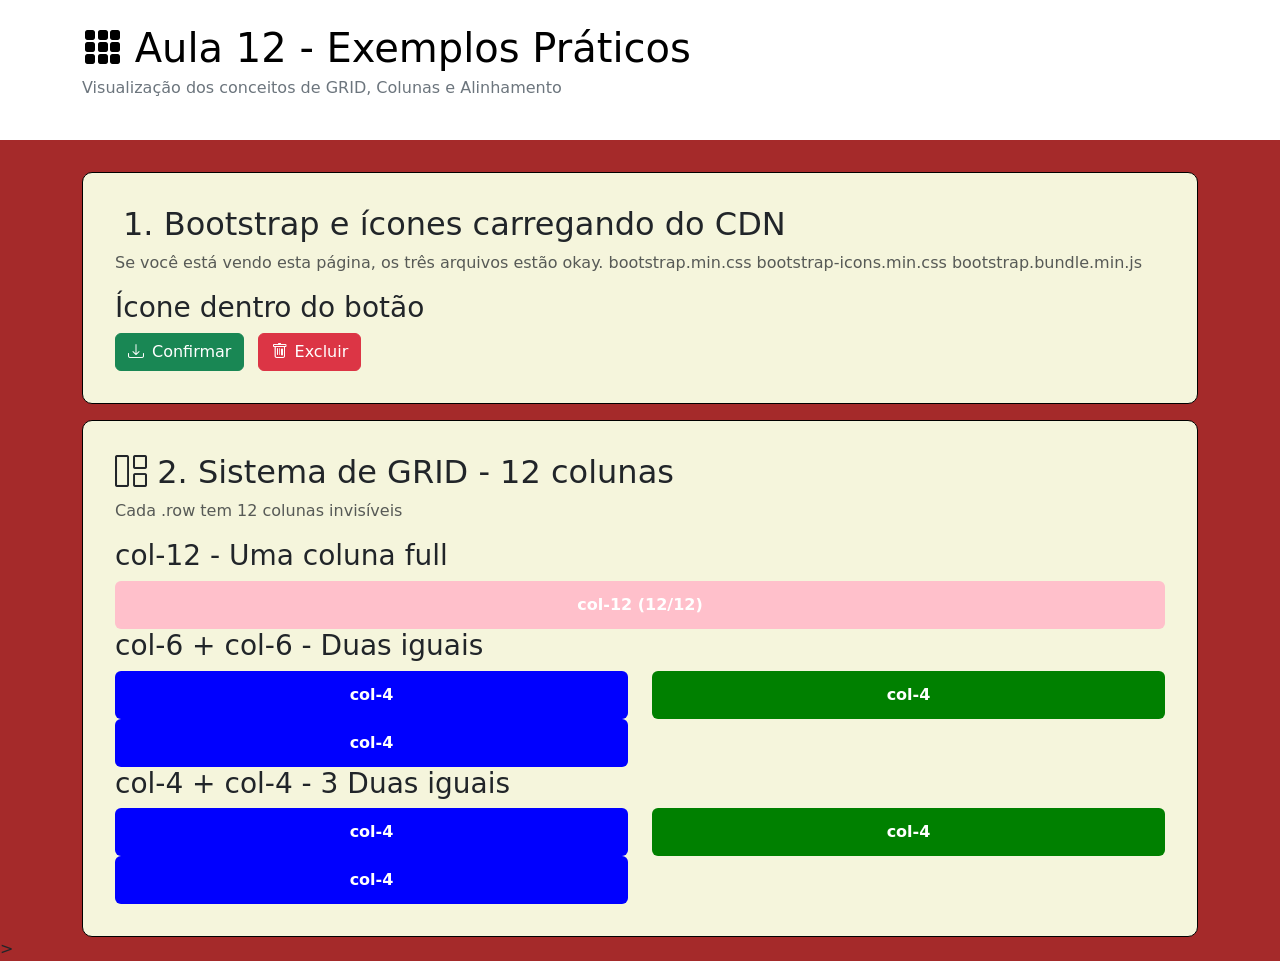
<file: Ana Krohn/Aulas/bootstrap/index.html>
<!DOCTYPE html>
<html lang="en">
<head>
    <meta charset="UTF-8">
    <meta name="viewport" content="width=device-width, initial-scale=1.0">
    <title>Aula 12</title>
      <!-- 1. Bootstrap CSS — deve vir no <head> -->
  <link
    rel="stylesheet"
    href="https://cdn.jsdelivr.net/npm/bootstrap@5.3.3/dist/css/bootstrap.min.css"
  >

  <!-- 2. Bootstrap Icons CSS — também no <head> -->
  <link
    rel="stylesheet"
    href="https://cdn.jsdelivr.net/npm/bootstrap-icons@1.11.3/font/bootstrap-icons.min.css"
  >
  <style>
    body {
        background-color:brown;
    }

    .titulo-pagina{
        background-color: white;
        color: black;
        padding: 24px 32px;
        margin-bottom: 32px;
    }

    .secao {
        background-color: beige;
        border-radius: 10px;
        border: 1px solid black;
        padding: 32px;
    }

    .bloco {
        background-color: pink;
        color: white;
        border-radius: 6px;
        padding: 12px 8px;
        text-align: center;
        font-weight: 600;
    }

        .bloco-azul {
        background-color: blue;
    }

        .bloco-verde {
        background-color: green;
    }

        .bloco-roxo {
        background-color: purple;
    }

        .bloco-laranja {
        background-color: orange;
    }

        .bloco-rosa {
        background-color: pink;
    }

        .bloco-cinza {
        background-color: gray;
    }

        .bloco-teal {
        background-color: teal;
    }

        .bloco-amarelo {
        background-color: yellow;
    }

  </style>
</head>
<body>
    <div class="titulo-pagina">
        <div class="container">
            <h1 class="mb-1">
                <i class="bi bi-grid-3x3-gap-fill"></i>
                Aula 12 - Exemplos Práticos
            </h1>    
            <p class="text-secondary">
                Visualização dos conceitos de GRID, Colunas e Alinhamento
            </p>
        </div>
    </div>

    <div class="container">
        <div class="secao">
            <h2><i class="bi bi-link-45def me-2"></i> 1. Bootstrap e ícones carregando do CDN
            </h2>
            <p class="text-muted">
                Se você está vendo esta página, os três arquivos estão okay.
                <span>
                    bootstrap.min.css bootstrap-icons.min.css bootstrap.bundle.min.js
                </span>
            </p>

            <h3>Ícone dentro do botão</h3>
            <button class="btn btn-success me-2">
                <i class="bi bi-download me-2"></i>Confirmar
            </button>
            <button class="btn btn-danger me-2">
                <i class="bi bi-trash me-2"></i>Excluir
            </button>
        </div>
        
        <div class="secao mt-3">
            <h2>
                <i class="bi bi-grid-1x2"></i> 2. Sistema de GRID - 12 colunas
            </h2>
            <p class="text-muted">
                Cada .row tem 12 colunas invisíveis
            </p>

            <h3>col-12 - Uma coluna full</h3>
            <div class="row">
                <div class="col-12">
                    <div class="bloco">col-12 (12/12)
                    </div>
                </div>
            </div>

            <h3>col-6 + col-6 - Duas iguais</h3>
            <div class="row">
                <div class="col-6"><div class="bloco bloco-azul">col-4</div></div>
                <div class="col-6"><div class="bloco bloco-verde">col-4</div></div>
                <div class="col-6"><div class="bloco bloco-azul">col-4</div></div>
            </div>

            <h3>col-4 + col-4 - 3 Duas iguais</h3>
            <div class="row">
                <div class="col-6"><div class="bloco bloco-azul">col-4</div></div>
                <div class="col-6"><div class="bloco bloco-verde">col-4</div></div>
                <div class="col-6"><div class="bloco bloco-azul">col-4</div></div>
            </div>
        </div> 
    </div>


  ></script src="https://cdn.jsdelivr.net/npm/bootstrap@5.3.3/dist/js/bootstrap.bundle.min.js">
</body>
</html>
</file>
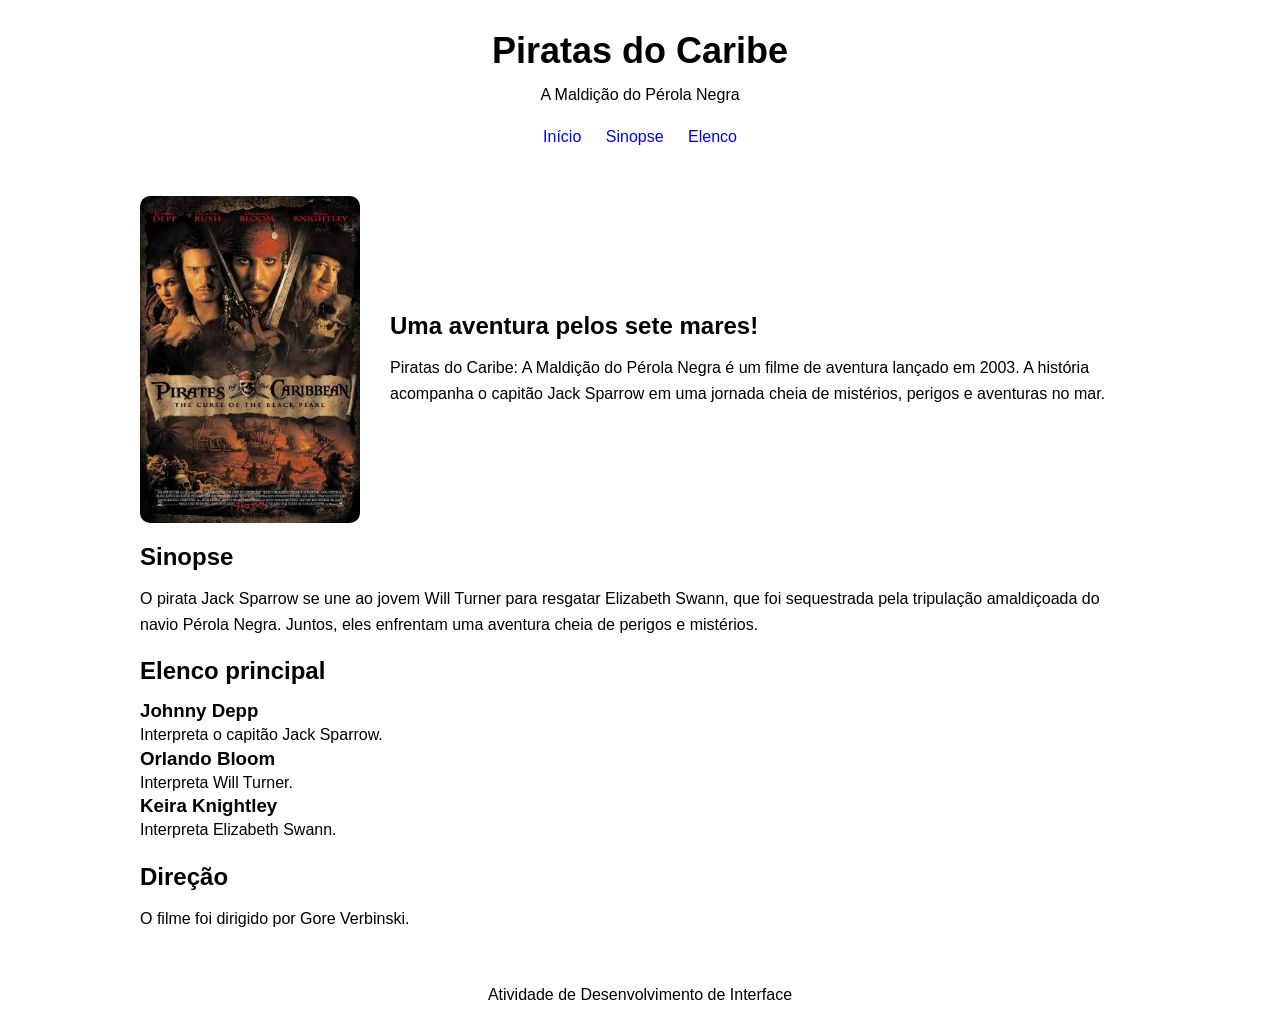
<file: AnaCele/Atividades/atividade-filme/index.html>
<!DOCTYPE html>
<html lang="pt-br">

<head>
    <meta charset="UTF-8">
    <meta name="viewport" content="width=device-width, initial-scale=1.0">
    <title>Piratas do Caribe</title>
    <link rel="stylesheet" href="style.css">
</head>

<body>

    <header>
        <h1>Piratas do Caribe</h1>
        <p>A Maldição do Pérola Negra</p>

        <nav>
            <a href="inicio">Início</a>
            <a href="sinopse">Sinopse</a>
            <a href="elenco">Elenco</a>
        </nav>
    </header>

    <main>

        <section id="inicio" class="inicio">

            <img src="img/Capa.png" alt="Pôster do filme Piratas do Caribe">

            <article>
                <h2>Uma aventura pelos sete mares!</h2>

                <p>
                    Piratas do Caribe: A Maldição do Pérola Negra
                    é um filme de aventura lançado em 2003.
                    A história acompanha o capitão Jack Sparrow
                    em uma jornada cheia de mistérios, perigos
                    e aventuras no mar.
                </p>
            </article>

        </section>

        <section id="sinopse">
            <h2>Sinopse</h2>

            <p>
                O pirata Jack Sparrow se une ao jovem Will Turner
                para resgatar Elizabeth Swann, que foi sequestrada
                pela tripulação amaldiçoada do navio Pérola Negra.
                Juntos, eles enfrentam uma aventura cheia de
                perigos e mistérios.
            </p>
        </section>

        <section id="elenco">
            <h2>Elenco principal</h2>

            <article>
                <h3>Johnny Depp</h3>
                <p>Interpreta o capitão Jack Sparrow.</p>
            </article>

            <article>
                <h3>Orlando Bloom</h3>
                <p>Interpreta Will Turner.</p>
            </article>

            <article>
                <h3>Keira Knightley</h3>
                <p>Interpreta Elizabeth Swann.</p>
            </article>
        </section>

        <section>
            <h2>Direção</h2>
            <p>O filme foi dirigido por Gore Verbinski.</p>
        </section>

    </main>

    <footer>
        <p>Atividade de Desenvolvimento de Interface</p>
    </footer>

</body>
</html>
</file>
<file: Gustavo Rodrigues/atividade-filme/estilo.css>
/* ===== Fontes (Google Fonts) ===== */
@import url("https://fonts.googleapis.com/css2?family=Lilita+One&family=Nunito:wght@400;700;800&display=swap");

/* ===== Variáveis CSS ===== */
:root {
    /* Cores */
    --cor-verde-ogro: #7cb342;
    --cor-verde-medio: #558b2f;
    --cor-verde-escuro: #2e4a14;
    --cor-pantano: #1b2b0c;
    --cor-verde-claro: #f1f8e4;
    --cor-marrom: #8d5a2b;
    --cor-marrom-escuro: #5d3a1a;
    --cor-dourado: #f4c430;
    --cor-rosa-fiona: #ec7fa9;
    --cor-texto: #2b2b2b;
    --cor-branco: #ffffff;

    /* Gradientes */
    --gradiente-topo: linear-gradient(135deg, var(--cor-pantano), var(--cor-verde-escuro) 60%, var(--cor-verde-medio));
    --gradiente-fundo: linear-gradient(180deg, #e3efcf 0%, #cfe3ad 100%);
    --gradiente-cartao: linear-gradient(145deg, var(--cor-branco), var(--cor-verde-claro));

    /* Fontes */
    --fonte-titulo: "Lilita One", "Trebuchet MS", sans-serif;
    --fonte-texto: "Nunito", Verdana, sans-serif;
    --tamanho-titulo: 3rem;
    --tamanho-subtitulo: 2rem;
    --tamanho-texto: 1.05rem;

    /* Espaçamentos */
    --espaco-pequeno: 8px;
    --espaco-medio: 16px;
    --espaco-grande: 32px;
    --espaco-enorme: 56px;
    --largura-maxima: 1100px;

    /* Bordas e sombras */
    --raio-borda: 18px;
    --borda-grossa: 4px solid var(--cor-marrom);
    --sombra: 0 8px 20px rgba(27, 43, 12, 0.25);
    --sombra-forte: 0 14px 30px rgba(27, 43, 12, 0.4);
    --sombra-texto: 3px 3px 0 var(--cor-pantano);
}

/* ===== Base ===== */
* {
    margin: 0;
    padding: 0;
    box-sizing: border-box;
}

html {
    scroll-behavior: smooth;
}

body {
    font-family: var(--fonte-texto);
    font-size: var(--tamanho-texto);
    color: var(--cor-texto);
    background: var(--gradiente-fundo);
    background-attachment: fixed;
    line-height: 1.7;
}

h1, h2, h3 {
    font-family: var(--fonte-titulo);
    font-weight: normal;
    letter-spacing: 1px;
}

::selection {
    background-color: var(--cor-dourado);
    color: var(--cor-pantano);
}

/* ===== Cabeçalho e navegação (Flexbox) ===== */
.cabecalho {
    display: flex;
    justify-content: space-between;
    align-items: center;
    flex-wrap: wrap;
    gap: var(--espaco-medio);
    padding: var(--espaco-medio) var(--espaco-grande);
    background: var(--gradiente-topo);
    border-bottom: 6px solid var(--cor-dourado);
    box-shadow: var(--sombra-forte);
    position: sticky;
    top: 0;
    z-index: 10;
}

.logo {
    color: var(--cor-verde-ogro);
    font-size: var(--tamanho-titulo);
    text-shadow: var(--sombra-texto), 0 0 18px rgba(124, 179, 66, 0.6);
    transform: rotate(-3deg);
}

.menu ul {
    display: flex;
    gap: var(--espaco-pequeno);
    list-style: none;
}

.menu a {
    display: inline-block;
    color: var(--cor-branco);
    text-decoration: none;
    font-weight: 800;
    padding: var(--espaco-pequeno) var(--espaco-medio);
    border: 2px solid transparent;
    border-radius: 999px;
    transition: all 0.25s;
}

.menu a:hover {
    background-color: var(--cor-dourado);
    color: var(--cor-pantano);
    border-color: var(--cor-branco);
    transform: translateY(-2px);
}

/* ===== Conteúdo principal ===== */
main {
    max-width: var(--largura-maxima);
    margin: 0 auto;
    padding: var(--espaco-enorme) var(--espaco-medio);
    display: flex;
    flex-direction: column;
    gap: var(--espaco-enorme);
}

/* Destaque: capa + ficha técnica (Grid) */
.destaque {
    display: grid;
    grid-template-columns: 1fr 2fr;
    gap: var(--espaco-grande);
    align-items: center;
    background: var(--gradiente-topo);
    color: var(--cor-branco);
    padding: var(--espaco-grande);
    border: var(--borda-grossa);
    border-radius: var(--raio-borda);
    box-shadow: var(--sombra-forte);
    position: relative;
    overflow: hidden;
}

/* Bolinhas decorativas de "pântano" */
.destaque::before {
    content: "";
    position: absolute;
    width: 300px;
    height: 300px;
    right: -80px;
    top: -80px;
    background: radial-gradient(circle, rgba(244, 196, 48, 0.25), transparent 70%);
    border-radius: 50%;
}

.capa {
    position: relative;
}

.capa img {
    width: 100%;
    display: block;
    border-radius: var(--raio-borda);
    border: 6px solid var(--cor-dourado);
    outline: 3px dashed var(--cor-verde-ogro);
    outline-offset: 8px;
    box-shadow: var(--sombra-forte);
    transform: rotate(-2deg);
    transition: transform 0.3s;
}

.capa img:hover {
    transform: rotate(0deg) scale(1.03);
}

.ficha {
    position: relative;
}

.ficha h2 {
    font-size: var(--tamanho-titulo);
    color: var(--cor-verde-ogro);
    text-shadow: var(--sombra-texto);
    line-height: 1.1;
}

.ficha h2 span {
    color: var(--cor-dourado);
    font-size: var(--tamanho-subtitulo);
}

.slogan {
    display: inline-block;
    font-style: italic;
    font-weight: 700;
    color: var(--cor-pantano);
    background-color: var(--cor-dourado);
    padding: var(--espaco-pequeno) var(--espaco-medio);
    border-radius: 999px;
    margin: var(--espaco-medio) 0;
    box-shadow: 3px 3px 0 var(--cor-marrom-escuro);
}

.ficha-lista {
    list-style: none;
    display: flex;
    flex-direction: column;
    gap: var(--espaco-pequeno);
}

.ficha-lista li {
    background-color: rgba(255, 255, 255, 0.1);
    border-left: 5px solid var(--cor-verde-ogro);
    padding: var(--espaco-pequeno) var(--espaco-medio);
    border-radius: 0 10px 10px 0;
    transition: background-color 0.2s;
}

.ficha-lista li:hover {
    background-color: rgba(255, 255, 255, 0.2);
}

.ficha-lista strong {
    color: var(--cor-dourado);
}

/* Blocos de seção */
.bloco {
    background-color: var(--cor-branco);
    padding: var(--espaco-grande);
    border: 3px solid var(--cor-verde-medio);
    border-top: 10px solid var(--cor-verde-ogro);
    border-radius: var(--raio-borda);
    box-shadow: var(--sombra);
}

.bloco h2 {
    display: inline-block;
    font-size: var(--tamanho-subtitulo);
    color: var(--cor-verde-escuro);
    margin-bottom: var(--espaco-medio);
    padding-bottom: var(--espaco-pequeno);
    border-bottom: 5px dotted var(--cor-dourado);
}

#sinopse h2::before { content: "📜 "; }
#elenco h2::before { content: "🎭 "; }
#curiosidades h2::before { content: "✨ "; }

.bloco p + p {
    margin-top: var(--espaco-medio);
}

#sinopse p:first-of-type::first-letter {
    font-family: var(--fonte-titulo);
    font-size: 3.2rem;
    float: left;
    line-height: 1;
    margin-right: var(--espaco-pequeno);
    color: var(--cor-verde-ogro);
    text-shadow: 2px 2px 0 var(--cor-verde-escuro);
}

/* Grades de cartões (Grid) */
.grade-elenco,
.grade-curiosidades {
    display: grid;
    grid-template-columns: repeat(auto-fit, minmax(200px, 1fr));
    gap: var(--espaco-medio);
}

.cartao {
    background: var(--gradiente-cartao);
    border: 2px solid var(--cor-verde-ogro);
    border-left: 8px solid var(--cor-verde-ogro);
    padding: var(--espaco-medio);
    border-radius: var(--raio-borda);
    box-shadow: var(--sombra);
    transition: transform 0.25s, box-shadow 0.25s, border-color 0.25s;
}

.cartao:hover {
    transform: translateY(-6px) rotate(-1deg);
    box-shadow: var(--sombra-forte);
    border-color: var(--cor-dourado);
}

.cartao h3 {
    color: var(--cor-verde-escuro);
    font-size: 1.3rem;
    margin-bottom: var(--espaco-pequeno);
}

/* Cores próprias para cada personagem */
.grade-elenco .cartao p {
    display: inline-block;
    font-weight: 800;
    color: var(--cor-branco);
    background-color: var(--cor-verde-medio);
    padding: 2px var(--espaco-medio);
    border-radius: 999px;
}

.grade-elenco .cartao:nth-child(2) { border-left-color: #9e9e9e; }
.grade-elenco .cartao:nth-child(2) p { background-color: #757575; }

.grade-elenco .cartao:nth-child(3) { border-left-color: var(--cor-rosa-fiona); }
.grade-elenco .cartao:nth-child(3) p { background-color: var(--cor-rosa-fiona); }

.grade-elenco .cartao:nth-child(4) { border-left-color: #c62828; }
.grade-elenco .cartao:nth-child(4) p { background-color: #c62828; }

.grade-curiosidades .cartao {
    border-left-color: var(--cor-marrom);
}

/* ===== Rodapé ===== */
.rodape {
    background: var(--gradiente-topo);
    color: var(--cor-verde-claro);
    text-align: center;
    padding: var(--espaco-grande) var(--espaco-medio);
    border-top: 6px solid var(--cor-dourado);
    font-size: 0.95rem;
}

.rodape p:first-child {
    font-family: var(--fonte-titulo);
    font-size: 1.2rem;
    color: var(--cor-dourado);
}

/* ===== Responsividade ===== */
@media (max-width: 768px) {
    :root {
        --tamanho-titulo: 2.3rem;
        --tamanho-subtitulo: 1.6rem;
    }

    .cabecalho {
        justify-content: center;
        position: static;
    }

    .menu ul {
        flex-wrap: wrap;
        justify-content: center;
    }

    .destaque {
        grid-template-columns: 1fr;
        text-align: center;
    }

    .capa img {
        max-width: 260px;
        margin: 0 auto;
    }

    .ficha-lista li {
        text-align: left;
    }
}
</file>
<file: AnaCele/Atividades/atividade-filme/style.css>
:root {
    --cor-fundo: #171717;
    --cor-principal: #5c351e;
    --cor-destaque: #d6a84f;
    --cor-texto: #f5e8cf;
    --espacamento: 20px;
}

* {
    margin: 0;
    padding: 0;
    box-sizing: border-box;
}

body {
    background-color: var(#171717);
    color: var(#f5e8cf);
    font-family: Arial, sans-serif;
}

header {
    background-color: var(#5c351e);
    text-align: center;
    padding: 30px;
}

header h1 {
    color: var(#d6a84f);
    font-size: 36px;
}

header p {
    margin: 10px;
}

nav {
    margin-top: 20px;
}

nav a {
    color: var(#f5e8cf);
    text-decoration: none;
    margin: 10px;
}

nav a:hover {
    color: var(#d6a84f);
}

main {
    width: 90%;
    max-width: 1000px;
    margin: auto;
}

section {
    padding: var();
    margin-top: 20px;
}

h2 {
    color: var(#d6a84f);
    margin-bottom: 15px;
}

.inicio {
    display: flex;
    align-items: center;
    gap: 30px;
}

.inicio img {
    width: 220px;
    border-radius: 10px;
}

.inicio article {
    flex: 1;
}

p {
    line-height: 1.6;
}

elenco {
    display: flex;
    flex-wrap: wrap;
    gap: 20px;
}

elenco h2 {
    width: 100%;
}

elenco article {
    background-color: var();
    padding: 20px;
    border-radius: 10px;
    flex: 1;
    min-width: 180px;
}

elenco h3 {
    color: var(#d6a84f);
    margin-bottom: 10px;
}

footer {
    background-color: var(#5c351e);
    text-align: center;
    padding: 20px;
    margin-top: 30px;
}

/* Ajuste para telas menores */

@media (max-width: 600px) {

    .inicio {
        flex-direction: column;
        text-align: center;
    }

    nav a {
        display: inline-block;
        margin: 5px;
    }

}
</file>
<file: Professor/Projeto Final/estilo.css>
/* ══════════════════════════════════════════════════════════════════
   PORTFÓLIO PESSOAL — estilo.css
   Só o que o Bootstrap não consegue fazer sozinho.
   ══════════════════════════════════════════════════════════════════ */

/* ─── VARIÁVEIS DE COR (tema dark customizado) ──────────────────── */
:root {
  --cor-primaria:   #6c63ff;
  --cor-secundaria: #ff6584;

  --fundo:           #0f0f1a;
  --superficie:      #1a1a2e;
  --superficie-alta: #22223a;
  --borda:           #2e2e4e;

  --texto:       #e8e8f0;
  --texto-suave: #9090b8;
}

/* ─── BASE ──────────────────────────────────────────────────────── */
html { scroll-behavior: smooth; }

body {
  background-color: var(--fundo);
  color: var(--texto);
}

a { text-decoration: none; color: inherit; }

/* ─── CLASSES DE FUNDO (substitui style="background-color:...") ─── */
.bg-fundo      { background-color: var(--fundo) !important; }
.bg-superficie { background-color: var(--superficie) !important; }

/* ─── CARDS REUTILIZÁVEIS ───────────────────────────────────────── */
/* Card principal (projetos / sobre) */
.card-dark {
  background-color: var(--superficie-alta);
}

/* Card de estatística (Sobre Mim) */
.card-stat {
  background-color: var(--fundo);
  border-color: var(--borda) !important;
}

/* Card de skill */
.card-skill {
  background-color: var(--superficie-alta);
}

/* Footer do card de projeto */
.card-footer-dark {
  background-color: transparent;
  border-color: var(--borda);
}

/* ─── NAVBAR ────────────────────────────────────────────────────── */
.navbar-portfolio {
  background-color: rgba(15, 15, 26, 0.95) !important;
  border-bottom: 1px solid var(--borda);
}

/* ─── HERO ──────────────────────────────────────────────────────── */
.hero {
  min-height: 100vh;
  display: flex;
  align-items: center;
  padding-top: 80px;
}

.foto-perfil {
  width: 260px;
  height: 260px;
  object-fit: cover;
  border-radius: 50%;
  border: 4px solid var(--cor-primaria);
}

.hero-nome {
  font-size: 3.5rem;
  font-weight: 800;
  line-height: 1.1;
}

@media (min-width: 992px) {
  .foto-perfil { width: 340px; height: 340px; }
  .hero        { padding-top: 88px; }
}

@media (max-width: 575px) {
  .hero-nome { font-size: 2.5rem; }
}

/* ─── TÍTULO DE SEÇÃO (linha colorida embaixo) ──────────────────── */
.titulo-secao {
  position: relative;
  display: inline-block;
  padding-bottom: 12px;
  margin-bottom: 2rem;
}

.titulo-secao::after {
  content: '';
  position: absolute;
  left: 0; bottom: 0;
  width: 48px; height: 4px;
  background-color: var(--cor-primaria);
  border-radius: 99px;
}

/* ─── TOPO DO CARD DE PROJETO ───────────────────────────────────── */
.card-topo {
  height: 160px;
  background: linear-gradient(135deg, var(--cor-primaria), var(--cor-secundaria));
  display: flex;
  align-items: center;
  justify-content: center;
  font-size: 3rem;
  color: rgba(255,255,255,0.65);
}

/* ─── CAMPO INVÁLIDO ────────────────────────────────────────────── */
.campo-invalido { border-color: var(--cor-secundaria) !important; }
</file>
